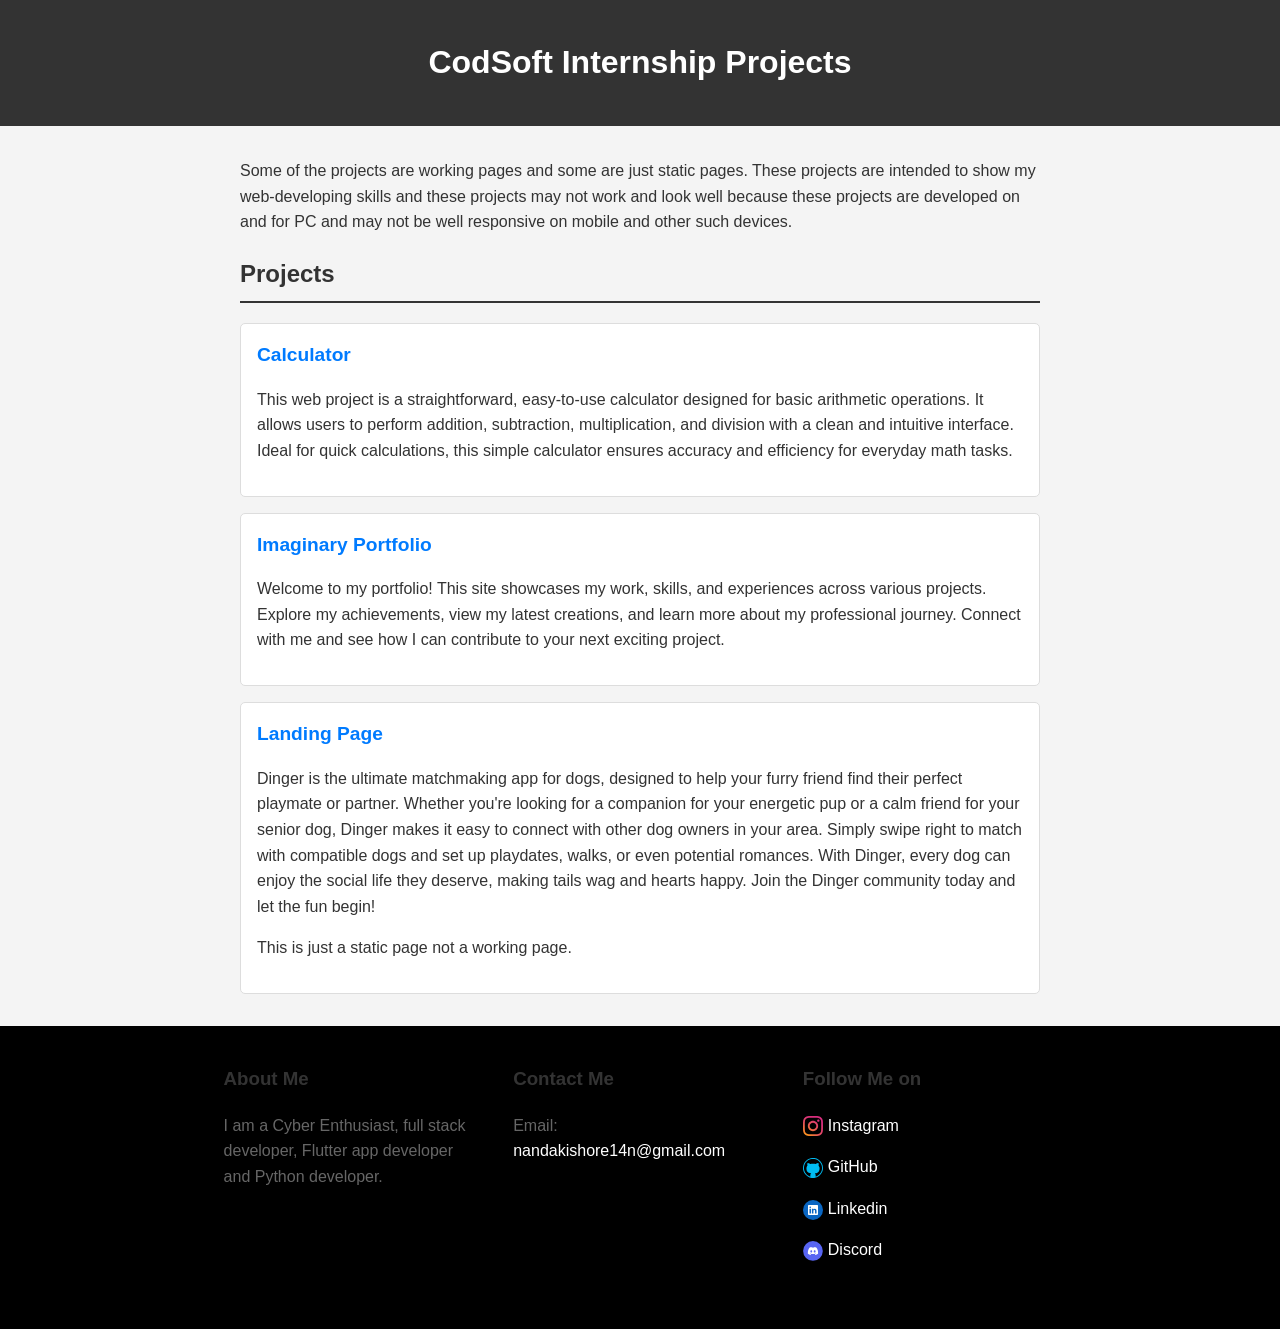
<file: index.html>
<!DOCTYPE html>
<html lang="en">

<head>
    <meta charset="UTF-8">
    <meta name="viewport" content="width=device-width, initial-scale=1.0">
    <title>Main Page</title>
    <link rel="stylesheet" href="style.css">
</head>

<body>
    <header>
        <h1>CodSoft Internship Projects</h1>
    </header>

    <main>
        <section>
            <p>Some of the projects are working pages and some are just static pages. These projects are intended to
                show my web-developing skills and these projects may not work and look well because these projects are
                developed on and for PC and may not be well responsive on mobile and other such devices.</p>
        </section>

        <section>
            <h2>Projects</h2>

            <div class="project">
                <a href="./Calculator/calculator.html">Calculator</a>
                <p>This web project is a straightforward, easy-to-use calculator designed for basic arithmetic
                    operations. It allows users to perform addition, subtraction, multiplication, and division with a
                    clean and intuitive interface. Ideal for quick calculations, this simple calculator ensures accuracy
                    and efficiency for everyday math tasks.</p>
            </div>

            <div class="project">
                <a href="./Imaginary portfolio/portfolio.html">Imaginary Portfolio</a>
                <p>Welcome to my portfolio! This site showcases my work, skills, and experiences across various
                    projects. Explore my achievements, view my latest creations, and learn more about my professional
                    journey. Connect with me and see how I can contribute to your next exciting project.</p>
            </div>

            <div class="project">
                <a href="./Landing Page/doglandingpage.html">Landing Page</a>
                <p>Dinger is the ultimate matchmaking app for dogs, designed to help your furry friend find their
                    perfect playmate or partner. Whether you're looking for a companion for your energetic pup or a calm
                    friend for your senior dog, Dinger makes it easy to connect with other dog owners in your area.
                    Simply swipe right to match with compatible dogs and set up playdates, walks, or even potential
                    romances. With Dinger, every dog can enjoy the social life they deserve, making tails wag and hearts
                    happy. Join the Dinger community today and let the fun begin!</p>
                <p>This is just a static page not a working page.</p>
            </div>
        </section>
    </main>

    <footer>
        <div class="footer-container">
            <div class="footer-section about-me">
                <h3>About Me</h3>
                <p>I am a Cyber Enthusiast, full stack developer, Flutter app developer and Python developer.</p>
            </div>

            <div class="footer-section contact-me">
                <h3>Contact Me</h3>
                <p>Email: <a href="mailto:nandakishore14n@gmail.com">nandakishore14n@gmail.com</a></p>
            </div>

            <div class="footer-section follow-me">
                <h3>Follow Me on</h3>
                <p><a href="https://www.instagram.com/kishore__1422/"><img src="images/instagram.svg"
                            alt="instagramlogo" class="logos">Instagram</a></p>
                <p><a href="https://github.com/kishore1422"><img src="images/github-code-source.svg" alt="Githublogo"
                            class="logos">GitHub</a></p>
                <p><a
                        href="https://www.linkedin.com/in/nanda-kishore-avulamanda-b001232b0?utm_source=share&utm_campaign=share_via&utm_content=profile&utm_medium=android_app"><img
                            src="images/linkedin.svg" alt="linkedin lodo" class="logos">Linkedin</a></p>
                <p><a href="https://discord.com/users/nandakishore5312"><img src="images/discord (1).svg"
                            alt="Discordlogo" class="logos">Discord</a></p>
            </div>
        </div>
    </footer>

</body>

</html>
</file>
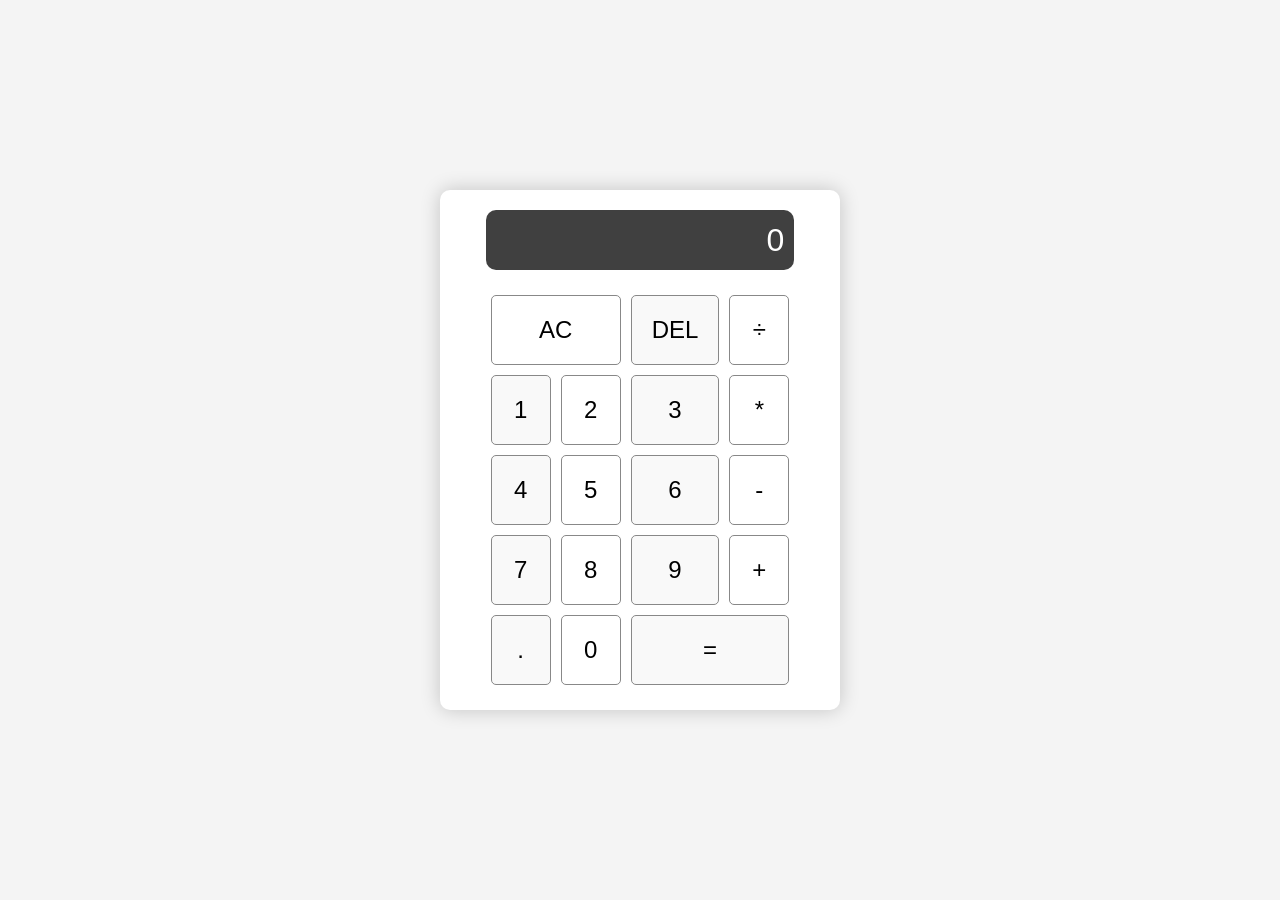
<file: Calculator/index.html>
<!DOCTYPE html>
<html lang="en">
<head>
  <meta charset="UTF-8">
  <meta name="viewport" content="width=device-width, initial-scale=1.0">
  <title>Calculator</title>
  <link rel="stylesheet" href="style.css">
</head>
<body>
  <div class="calculator">
    <div class="display">
      <div id="previous-operand" class="previous-operand"></div>
      <div id="current-operand" class="current-operand">0</div>
    </div>
    <button class="span-two" onclick="clearDisplay()">AC</button>
    <button onclick="deleteNumber()">DEL</button>
    <button onclick="chooseOperation('/')">÷</button>
    <button onclick="appendNumber('1')">1</button>
    <button onclick="appendNumber('2')">2</button>
    <button onclick="appendNumber('3')">3</button>
    <button onclick="chooseOperation('*')">*</button>
    <button onclick="appendNumber('4')">4</button>
    <button onclick="appendNumber('5')">5</button>
    <button onclick="appendNumber('6')">6</button>
    <button onclick="chooseOperation('-')">-</button>
    <button onclick="appendNumber('7')">7</button>
    <button onclick="appendNumber('8')">8</button>
    <button onclick="appendNumber('9')">9</button>
    <button onclick="chooseOperation('+')">+</button>
    <button onclick="appendNumber('.')">.</button>
    <button onclick="appendNumber('0')">0</button>
    <button class="span-two" onclick="compute()">=</button>
  </div>
  <script src="index.js"></script>
</body>
</html>
</file>
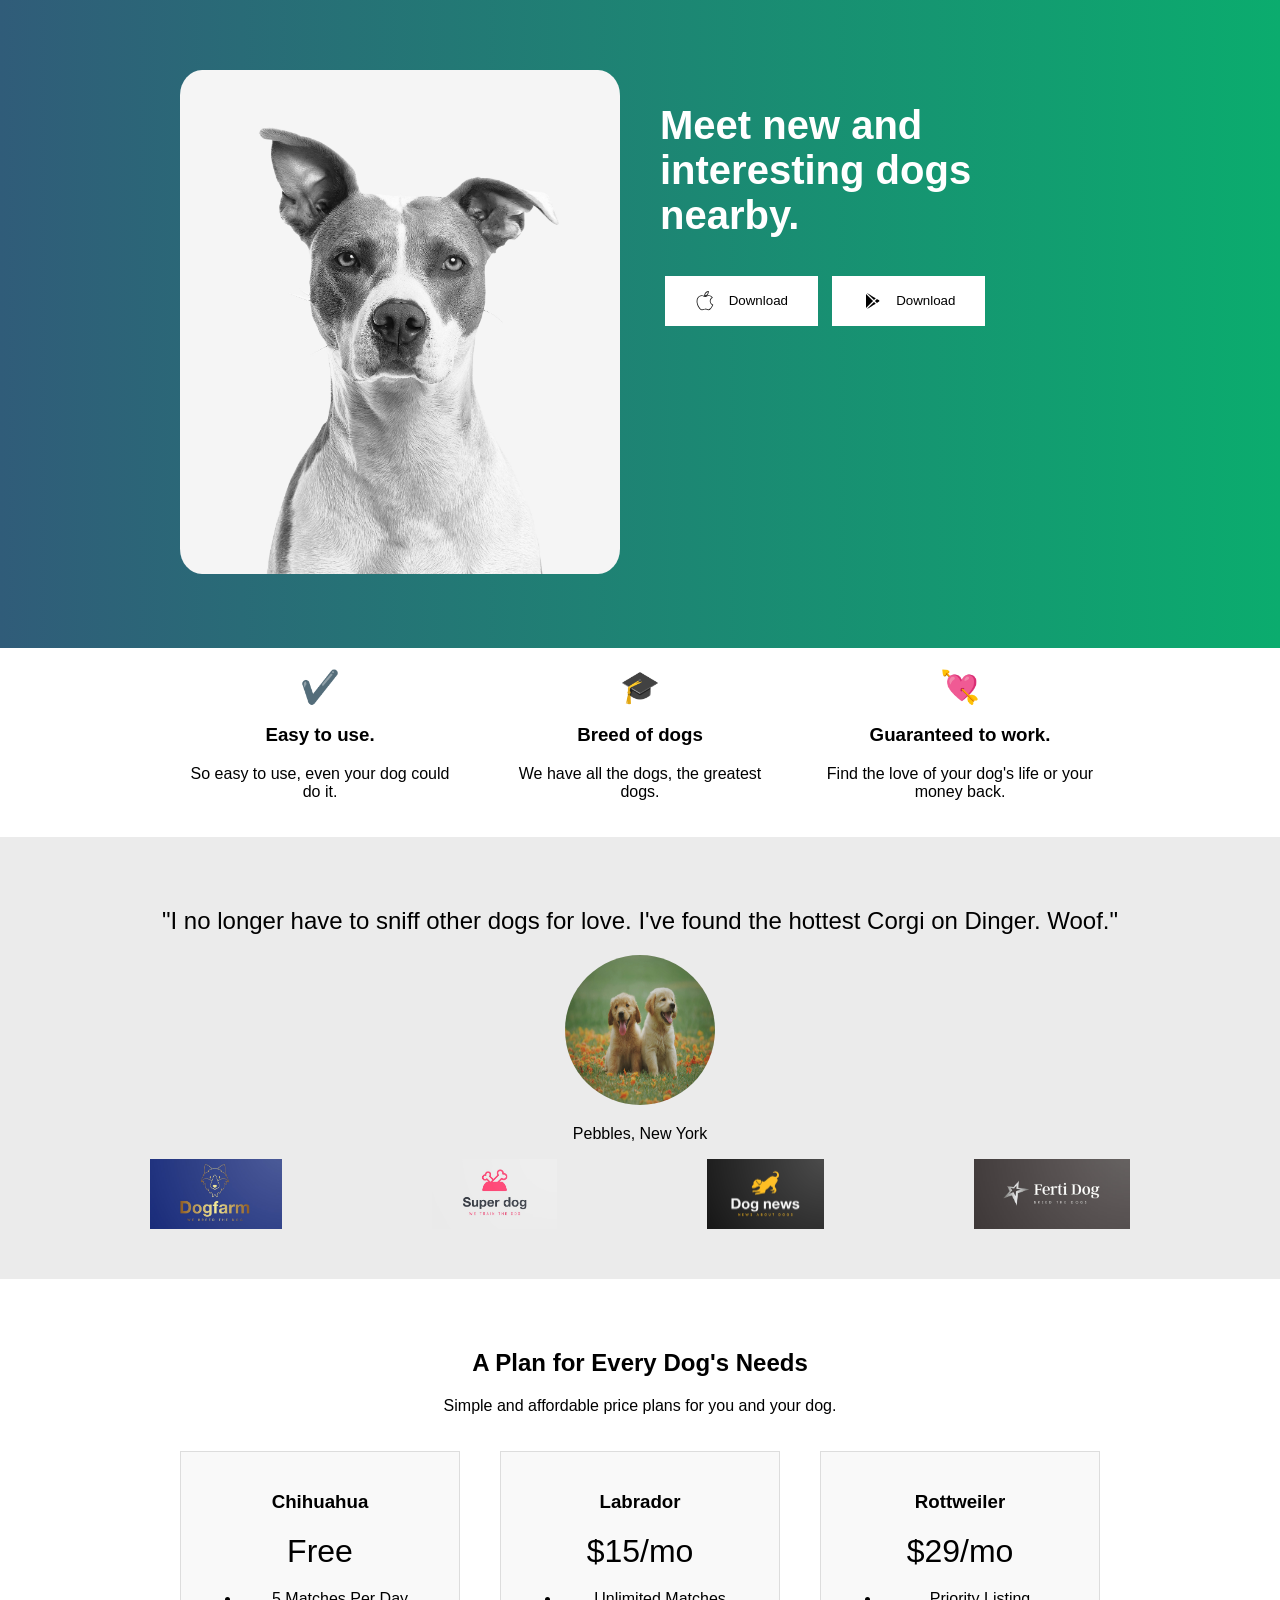
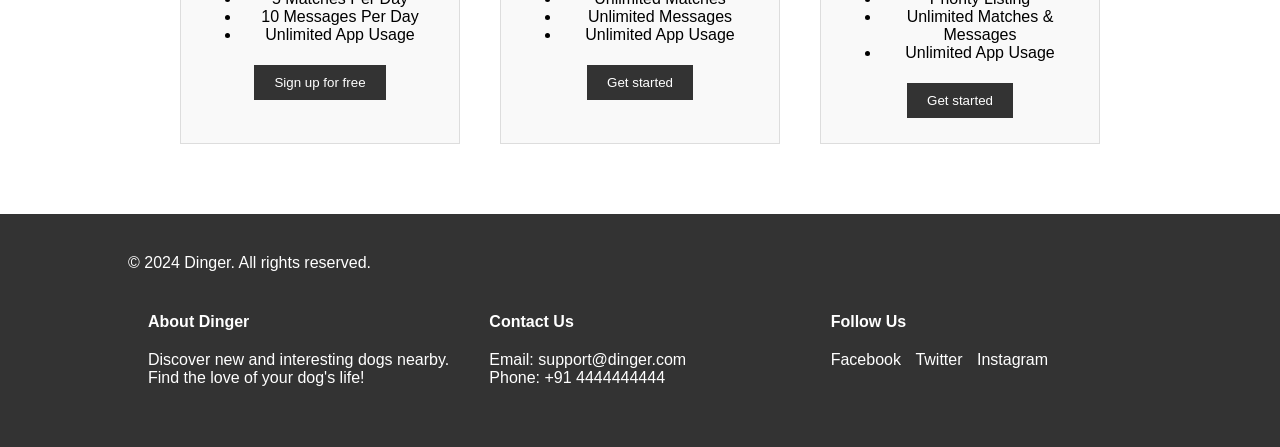
<file: Landing Page/index.html>
<!DOCTYPE html>
<html lang="en">
<head>
  <meta charset="UTF-8">
  <meta name="viewport" content="width=device-width">
  <title>Dinger</title>
  <link rel="stylesheet" href="style.css">
</head>
<body>
  <section id="title" class="gradient-background">
    <div class="container">
      <div class="row">
        <div class="col image-container">
          <img src="images/dog.jpg" alt="dog-image" class="responsive-image">
        </div>
        <div class="col text-container">
          <h1>Meet new and interesting dogs nearby.</h1>
          <div class="button-group">
            <button class="btn apple"><img src="images/applelogo.svg" alt="Apple"> Download</button>
            <button class="btn google"><img src="images/icons8-google-play.svg" alt="Google Play"> Download</button>
          </div>
        </div>
      </div>
    </div>
  </section>
  <section id="features">
    <div class="container">
      <div class="row">
        <div class="col feature">
          <div class="icon">✔️</div>
          <h3>Easy to use.</h3>
          <p>So easy to use, even your dog could do it.</p>
        </div>
        <div class="col feature">
          <div class="icon">🎓</div>
          <h3>Breed of dogs</h3>
          <p>We have all the dogs, the greatest dogs.</p>
        </div>
        <div class="col feature">
          <div class="icon">💘</div>
          <h3>Guaranteed to work.</h3>
          <p>Find the love of your dog's life or your money back.</p>
        </div>
      </div>
    </div>
  </section>
  <section id="testimonial">
    <div class="container text-center">
      <blockquote>"I no longer have to sniff other dogs for love. I've found the hottest Corgi on Dinger. Woof."</blockquote>
      <img src="images/dog12.jpeg" alt="dog image" class="profile-img">
      <p>Pebbles, New York</p>
    </div>
    <div class=" containerlogo logos">
      <img src="images/dogfarm.jpeg" alt="Dogfarm">
      <img src="images/superdog.jpeg" alt="Superdog">
      <img src="images/dognews.jpeg" alt="Dog News ">
      <img src="images/fertidog.jpeg" alt="Ferti-Dog">
    </div>
  </section>
  <section id="pricing">
    <div class="container">
      <h2 class="text-center">A Plan for Every Dog's Needs</h2>
      <p class="text-center">Simple and affordable price plans for you and your dog.</p>
      <div class="row">
        <div class="col pricing-plan">
          <h3>Chihuahua</h3>
          <p class="price">Free</p>
          <ul>
            <li>5 Matches Per Day</li>
            <li>10 Messages Per Day</li>
            <li>Unlimited App Usage</li>
          </ul>
          <button class="btn">Sign up for free</button>
        </div>
        <div class="col pricing-plan">
          <h3>Labrador</h3>
          <p class="price">$15/mo</p>
          <ul>
            <li>Unlimited Matches</li>
            <li>Unlimited Messages</li>
            <li>Unlimited App Usage</li>
          </ul>
          <button class="btn">Get started</button>
        </div>
        <div class="col pricing-plan">
          <h3>Rottweiler</h3>
          <p class="price">$29/mo</p>
          <ul>
            <li>Priority Listing</li>
            <li>Unlimited Matches & Messages</li>
            <li>Unlimited App Usage</li>
          </ul>
          <button class="btn">Get started</button>
        </div>
      </div>
    </div>
  </section>


  <footer>
    <div class="container">
      <p>&copy; 2024 Dinger. All rights reserved.</p>
    </div>
    <div class="container">
      <div class="row">
        <div class="col">
          <h4>About Dinger</h4>
          <p>Discover new and interesting dogs nearby. Find the love of your dog's life!</p>
        </div>
        <div class="col">
          <h4>Contact Us</h4>
          <p>Email: support@dinger.com</p>
          <p>Phone: +91 4444444444</p>
        </div>
        <div class="col">
          <h4>Follow Us</h4>
          <ul class="social-links">
            <li><a href="">Facebook</a></li>
            <li><a href="">Twitter</a></li>
            <li><a href="">Instagram</a></li>
          </ul>
        </div>
      </div>
    </div>
  </footer>

</body>
</html>
</file>
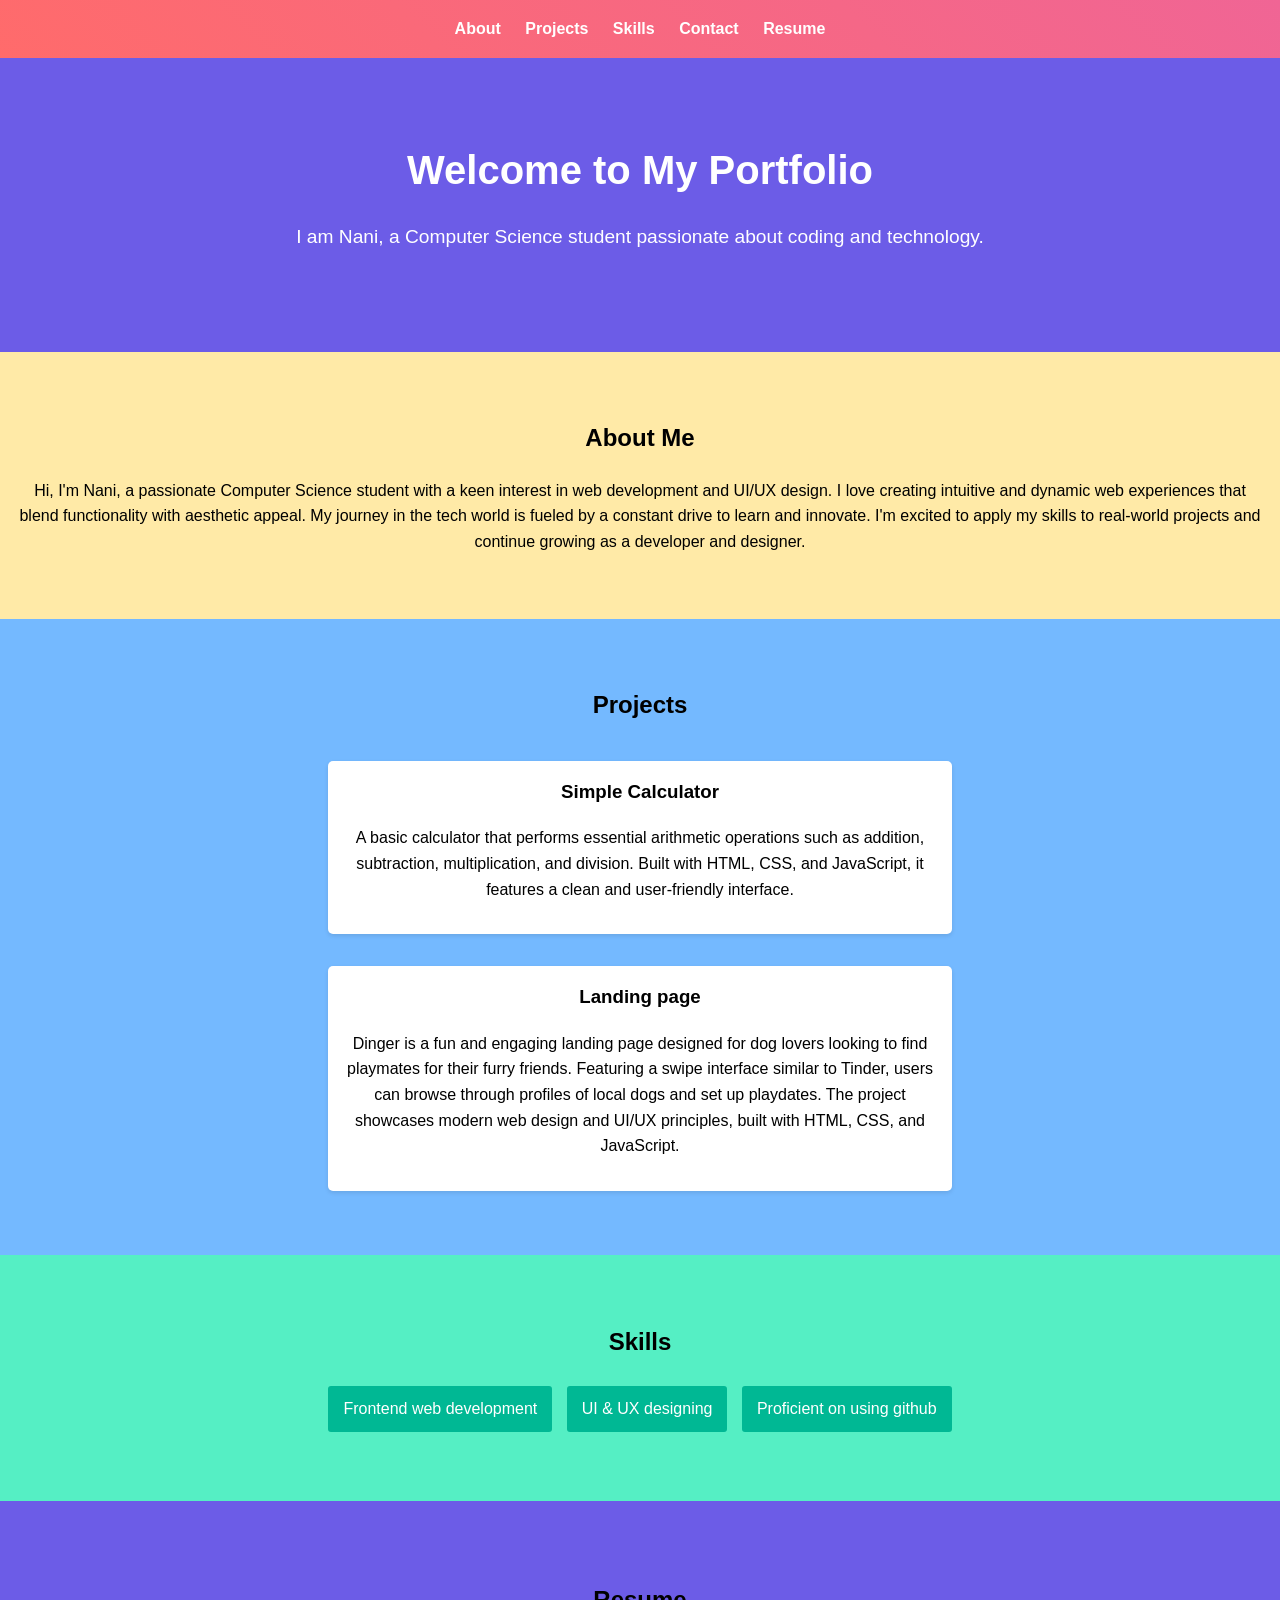
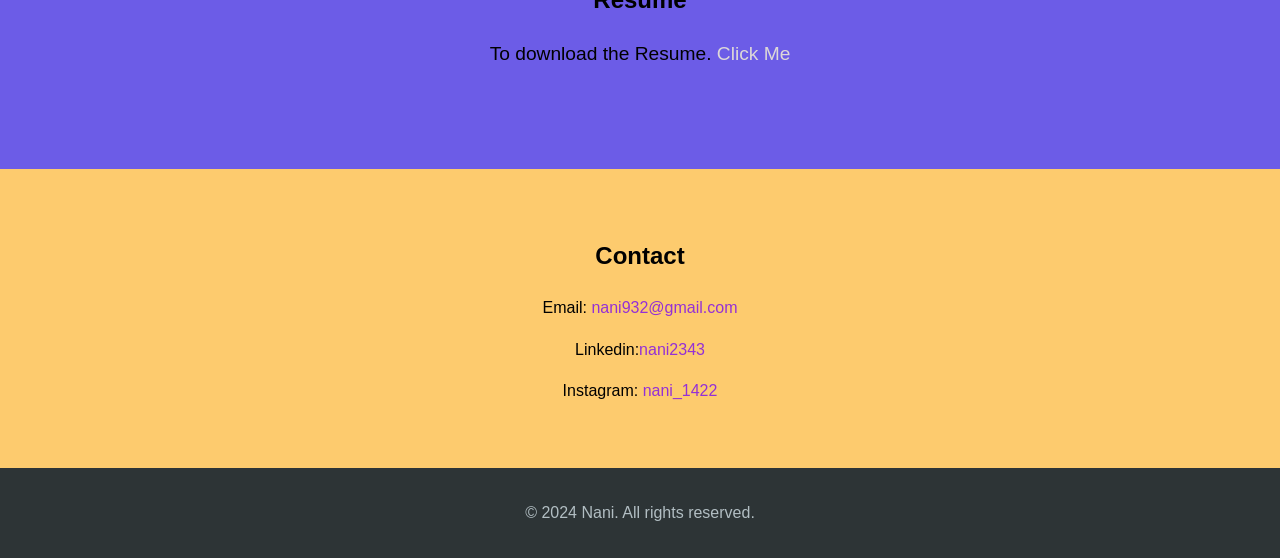
<file: Imaginary portfolio/portfolio.html>
<!DOCTYPE html>
<html lang="en">

<head>
    <meta charset="UTF-8">
    <meta name="viewport" content="width=device-width, initial-scale=1.0">
    <title>My Portfolio</title>
    <link rel="stylesheet" href="portfolio.css">
</head>

<body>
    <header>
        <nav>
            <ul>
                <li><a href="#about">About</a></li>
                <li><a href="#projects">Projects</a></li>
                <li><a href="#skills">Skills</a></li>
                <li><a href="#contact">Contact</a></li>
                <li><a href="#resume">Resume</a></li>
            </ul>
        </nav>
    </header>
    <section id="hero">
        <h1>Welcome to My Portfolio</h1>
        <p>I am Nani, a Computer Science student passionate about coding and technology.</p>
    </section>
    <section id="about">
        <h2>About Me</h2>
        <p>Hi, I'm Nani, a passionate Computer Science student with a keen interest in web development and UI/UX
            design. I love creating intuitive and dynamic web experiences that blend functionality with aesthetic
            appeal. My journey in the tech world is fueled by a constant drive to learn and innovate. I'm excited to
            apply my skills to real-world projects and continue growing as a developer and designer.</p>
    </section>
    <section id="projects">
        <h2>Projects</h2>
        <div class="project-card">
            <h3>Simple Calculator</h3>
            <p>A basic calculator that performs essential arithmetic operations such as addition, subtraction,
                multiplication, and division. Built with HTML, CSS, and JavaScript, it features a clean and
                user-friendly interface.</p>
        </div>
        <div class="project-card">
            <h3>Landing page </h3>
            <p>Dinger is a fun and engaging landing page designed for dog lovers looking to find playmates for their
                furry friends. Featuring a swipe interface similar to Tinder, users can browse through profiles of local
                dogs and set up playdates. The project showcases modern web design and UI/UX principles, built with
                HTML, CSS, and JavaScript.</p>
        </div>
    </section>
    <section id="skills">
        <h2>Skills</h2>
        <ul>
            <li>Frontend web development</li>
            <li>UI & UX designing </li>
            <li>Proficient on using github </li>
        </ul>
    </section>
    <section id="resume">
        <h2>Resume</h2>
        <p>To download the Resume.<a href="#"> Click Me</a></p>
    </section>
    <section id="contact">
        <h2>Contact</h2>
        <p>Email: <a href="#">nani932@gmail.com</a></p>
        <p>Linkedin:<a href="#">nani2343</a></p>
        <p>Instagram: <a href="#">nani_1422</a></p>
    </section>
    <footer>
        <p>&copy; 2024 Nani. All rights reserved.</p>
    </footer>
</body>

</html>
</file>
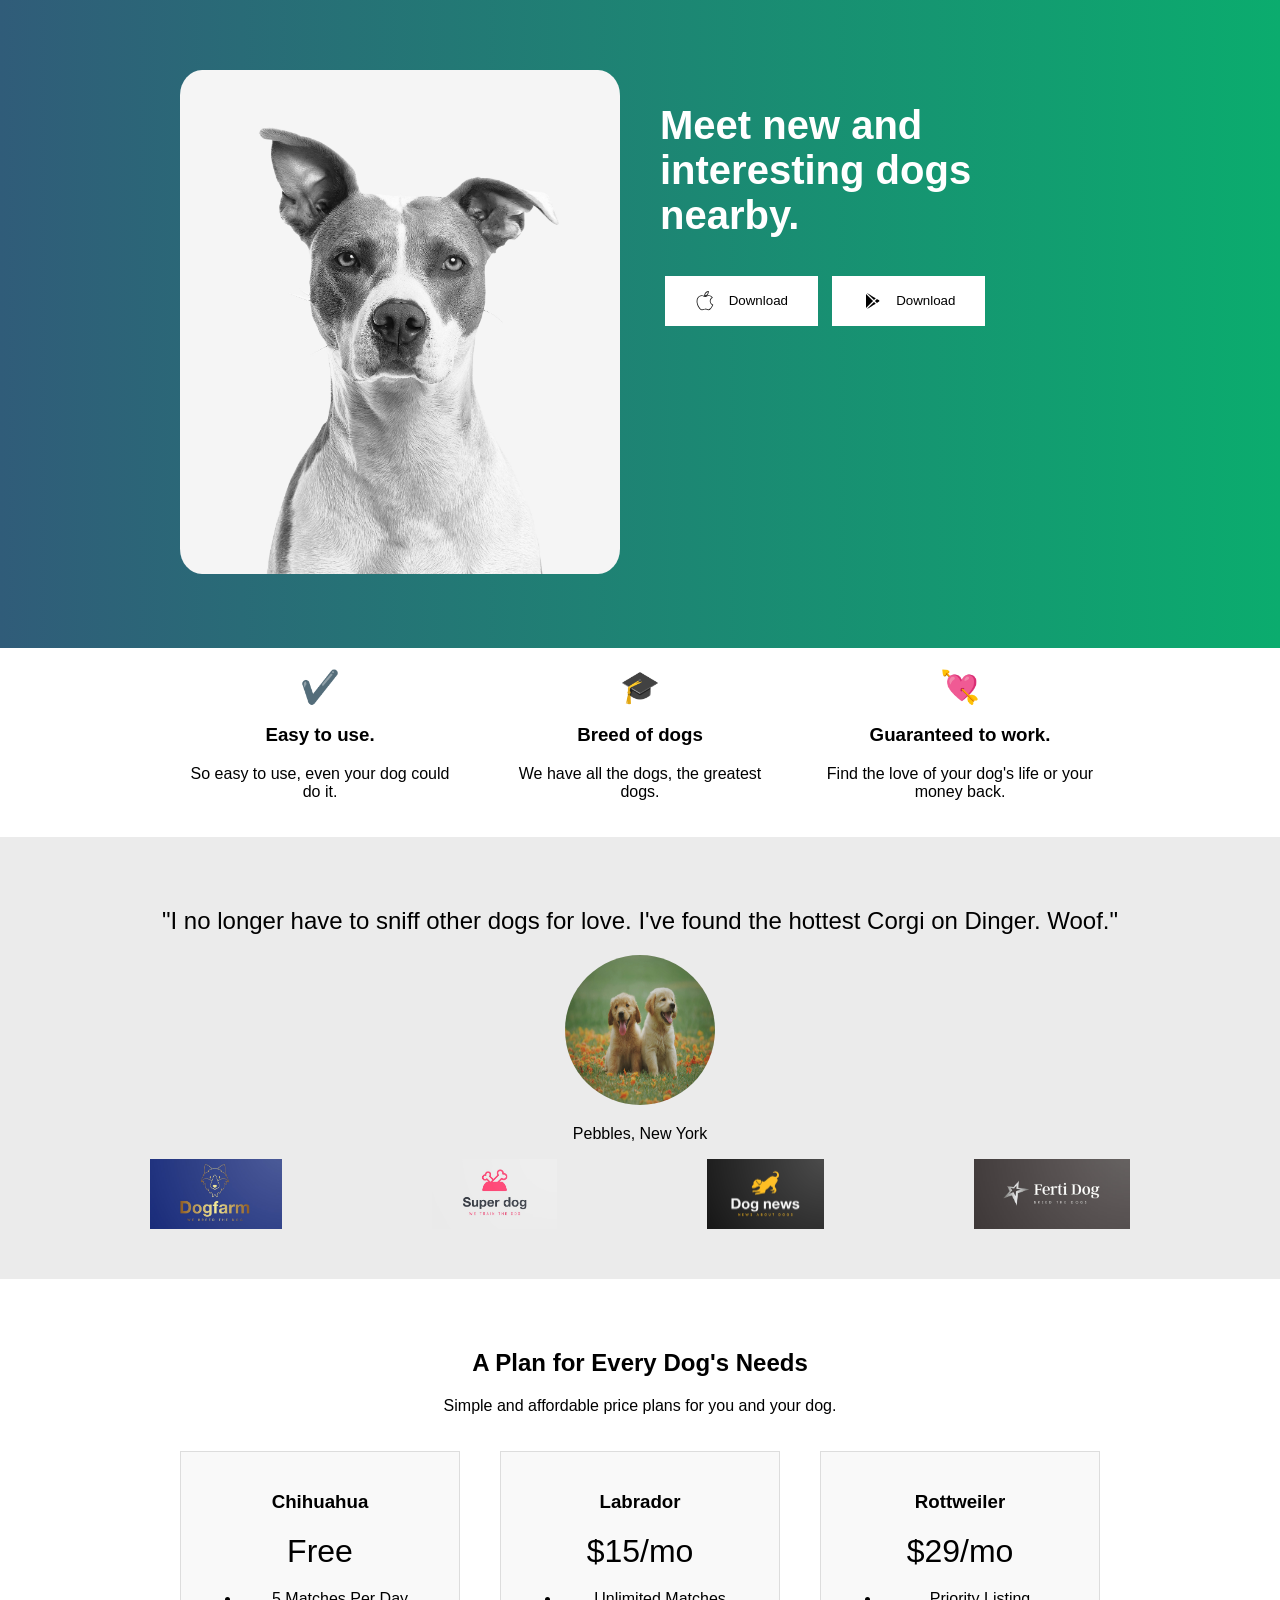
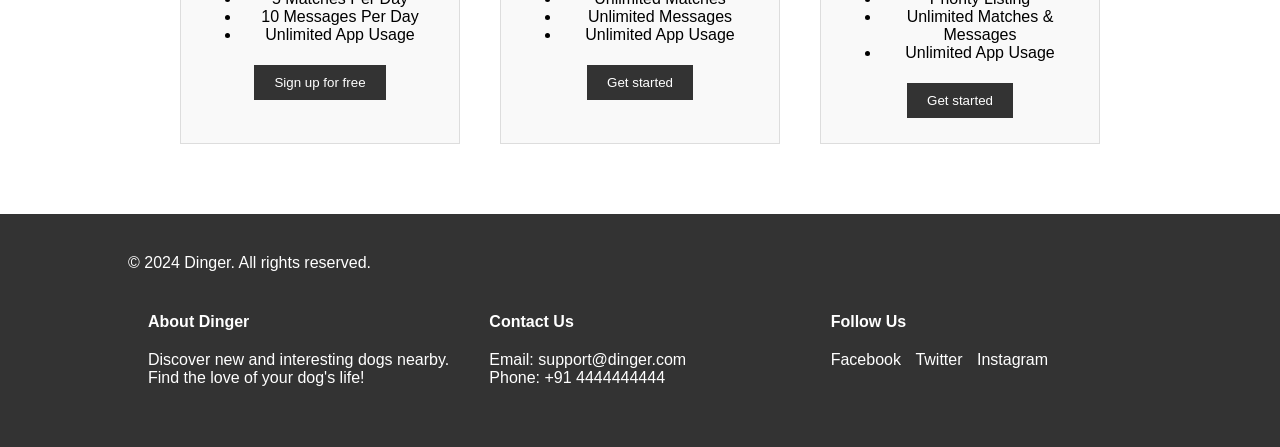
<file: Landing Page/doglandingpage.html>
<!DOCTYPE html>
<html lang="en">
<head>
  <meta charset="UTF-8">
  <meta name="viewport" content="width=device-width, initial-scale=1.0">
  <title>Dinger</title>
  <link rel="stylesheet" href="dogstyle.css"> 
</head>
<body>
  <section id="title" class="gradient-background">
    <div class="container">
      <div class="row">
        <div class="col image-container">
          <img src="images/dog.jpg" alt="dog-image" class="responsive-image">
        </div>
        <div class="col text-container">
          <h1>Meet new and interesting dogs nearby.</h1>
          <div class="button-group">
            <button class="btn apple"><img src="images/applelogo.svg" alt="Apple"> Download</button>
            <button class="btn google"><img src="images/icons8-google-play.svg" alt="Google Play"> Download</button>
          </div>
        </div>
      </div>
    </div>
  </section>
  <section id="features">
    <div class="container">
      <div class="row">
        <div class="col feature">
          <div class="icon">✔️</div>
          <h3>Easy to use.</h3>
          <p>So easy to use, even your dog could do it.</p>
        </div>
        <div class="col feature">
          <div class="icon">🎓</div>
          <h3>Breed of dogs</h3>
          <p>We have all the dogs, the greatest dogs.</p>
        </div>
        <div class="col feature">
          <div class="icon">💘</div>
          <h3>Guaranteed to work.</h3>
          <p>Find the love of your dog's life or your money back.</p>
        </div>
      </div>
    </div>
  </section>
  <section id="testimonial">
    <div class="container text-center">
      <blockquote>"I no longer have to sniff other dogs for love. I've found the hottest Corgi on Dinger. Woof."</blockquote>
      <img src="images/dog12.jpeg" alt="dog image" class="profile-img">
      <p>Pebbles, New York</p>
    </div>
    <div class=" containerlogo logos">
      <img src="images/dogfarm.jpeg" alt="Dogfarm">
      <img src="images/superdog.jpeg" alt="Superdog">
      <img src="images/dognews.jpeg" alt="Dog News ">
      <img src="images/fertidog.jpeg" alt="Ferti-Dog">
    </div>
  </section>
  <section id="pricing">
    <div class="container">
      <h2 class="text-center">A Plan for Every Dog's Needs</h2>
      <p class="text-center">Simple and affordable price plans for you and your dog.</p>
      <div class="row">
        <div class="col pricing-plan">
          <h3>Chihuahua</h3>
          <p class="price">Free</p>
          <ul>
            <li>5 Matches Per Day</li>
            <li>10 Messages Per Day</li>
            <li>Unlimited App Usage</li>
          </ul>
          <button class="btn">Sign up for free</button>
        </div>
        <div class="col pricing-plan">
          <h3>Labrador</h3>
          <p class="price">$15/mo</p>
          <ul>
            <li>Unlimited Matches</li>
            <li>Unlimited Messages</li>
            <li>Unlimited App Usage</li>
          </ul>
          <button class="btn">Get started</button>
        </div>
        <div class="col pricing-plan">
          <h3>Rottweiler</h3>
          <p class="price">$29/mo</p>
          <ul>
            <li>Priority Listing</li>
            <li>Unlimited Matches & Messages</li>
            <li>Unlimited App Usage</li>
          </ul>
          <button class="btn">Get started</button>
        </div>
      </div>
    </div>
  </section>


  <footer>
    <div class="container">
      <p>&copy; 2024 Dinger. All rights reserved.</p>
    </div>
    <div class="container">
      <div class="row">
        <div class="col">
          <h4>About Dinger</h4>
          <p>Discover new and interesting dogs nearby. Find the love of your dog's life!</p>
        </div>
        <div class="col">
          <h4>Contact Us</h4>
          <p>Email: support@dinger.com</p>
          <p>Phone: +91 4444444444</p>
        </div>
        <div class="col">
          <h4>Follow Us</h4>
          <ul class="social-links">
            <li><a href="">Facebook</a></li>
            <li><a href="">Twitter</a></li>
            <li><a href="">Instagram</a></li>
          </ul>
        </div>
      </div>
    </div>
  </footer>

</body>
</html>
</file>
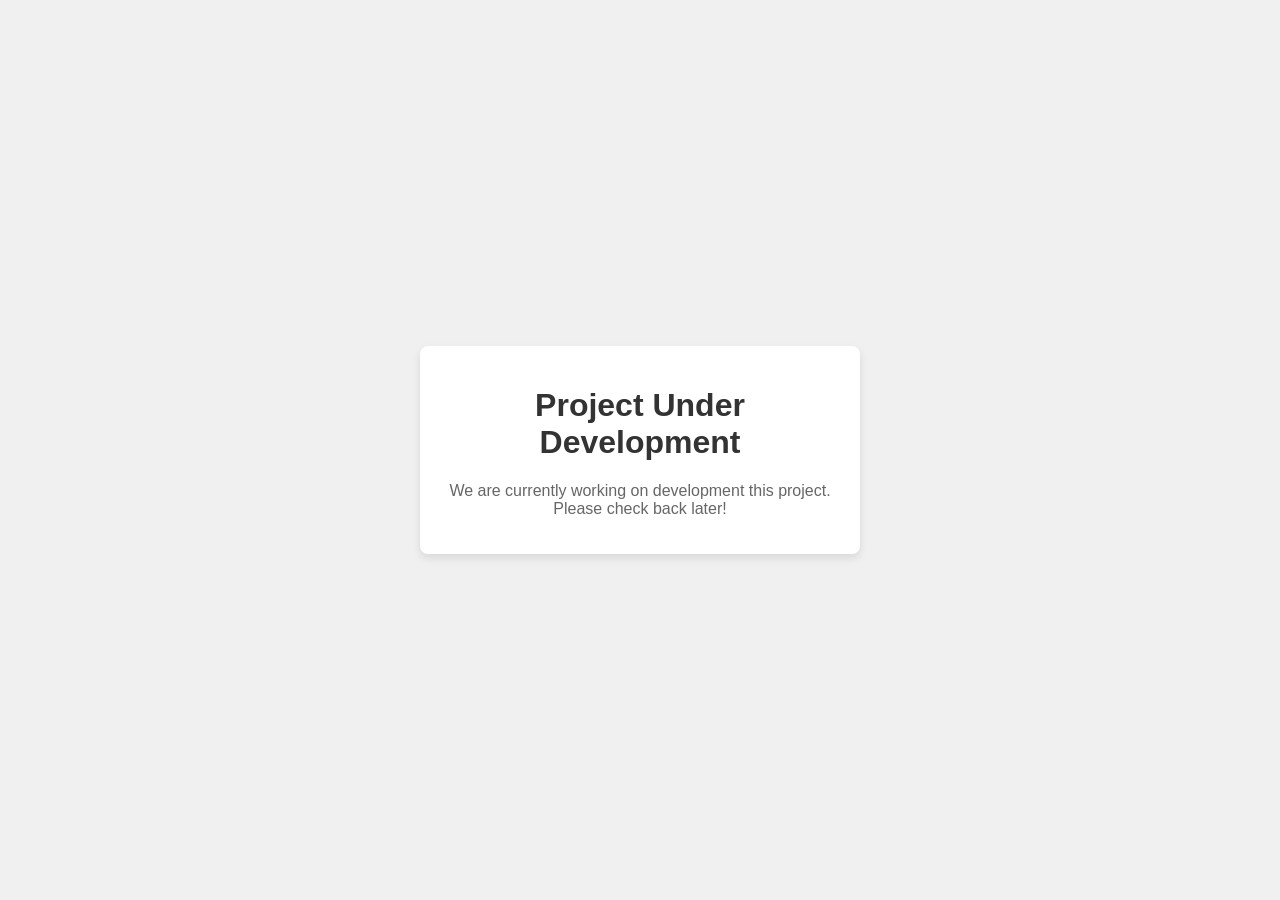
<file: underdevelopment/dev.html>
<!DOCTYPE html>
<html lang="en">
<head>
    <meta charset="UTF-8">
    <meta name="viewport" content="width=device-width, initial-scale=1.0">
    <title>Project Under Deployment</title>
    <link rel="stylesheet" href="dev.css">
</head>
<body>
    <div class="container">
        <h1>Project Under Development</h1>
        <p>We are currently working on development this project. Please check back later!</p>
    </div>
</body>
</html>
</file>
<file: style.css>
body {
    font-family: Arial, sans-serif;
    line-height: 1.6;
    margin: 0;
    padding: 0;
    background-color: #f4f4f4;
    color: #333;
}

header {
    background: #333;
    color: #fff;
    padding: 1rem 0;
    text-align: center;
}

main {
    padding: 1rem;
    max-width: 800px;
    margin: auto;
}

h2 {
    border-bottom: 2px solid #333;
    padding-bottom: 0.5rem;
}

.project {
    background: #fff;
    margin: 1rem 0;
    padding: 1rem;
    border: 1px solid #ddd;
    border-radius: 5px;
}

.project a {
    font-size: 1.2rem;
    color: #007BFF;
    text-decoration: none;
    font-weight: bold;
}

.project a:hover {
    text-decoration: underline;
}

footer {
    background: #333;
    color: #fff;
    padding: 1rem 0;
    display: flex;
    justify-content: space-around;
    flex-wrap: wrap;
}

.footer-section {
    flex: 1;
    margin: 0.5rem;
    min-width: 200px;
}

footer h3 {
    margin-top: 0;
}

footer a {
    color: #fff;
    text-decoration: none;
}

footer a:hover {
    text-decoration: underline;
}

  footer {
    background-color: #000000;
    padding: 20px;
    text-align: center;
}

.footer-section {
    margin-bottom: 20px;
}
.footer-container {
    display: flex;
    flex-wrap: wrap;
    justify-content: center;
}
.footer-section {
    flex: 1;
    text-align: left;
    max-width: 300px;
    padding: 10px;
}

.footer-section h3 {
    color: #333;
}

.footer-section p {
    color: #666;
}

.logos {
    width: 20px;
    height: 20px;
    vertical-align: middle;
    margin-right: 5px;
}

@media (max-width: 768px) {
    .footer-section {
        max-width: 100%;
    }
}
</file>
<file: Calculator/style.css>
* {
  box-sizing: border-box;
}

body {
  display: flex;
  justify-content: center;
  align-items: center;
  height: 100vh;
  background-color: #f4f4f4;
  margin: 0;
  font-family: Arial, sans-serif;
}

.calculator {
  display: grid;
  justify-content: center;
  align-content: center;
  width: 400px;
  max-width: 100%;
  background-color: #fff;
  border-radius: 10px;
  box-shadow: 0px 0px 20px rgba(0, 0, 0, 0.2);
  padding: 20px;
}

.display {
  grid-column: span 4;
  background-color: rgba(0, 0, 0, 0.75);
  color: white;
  display: flex;
  flex-direction: column;
  justify-content: space-around;
  align-items: flex-end;
  padding: 10px;
  word-wrap: break-word;
  word-break: break-all;
  border-radius: 10px;
  margin-bottom: 20px;
  min-height: 60px;
  font-size: 2rem;
}

.previous-operand {
  color: rgba(255, 255, 255, 0.75);
  font-size: 1.25rem;
}

button {
  cursor: pointer;
  font-size: 1.5rem;
  border: 1px solid #888;
  background-color: #fff;
  outline: none;
  padding: 20px;
  border-radius: 5px;
  margin: 5px;
  min-width: 60px;
  min-height: 60px;
  transition: background-color 0.3s ease;
}

button:hover {
  background-color: #eaeaea;
}

button:active {
  background-color: #d0d0d0;
}

.span-two {
  grid-column: span 2;
}

.calculator > button:nth-child(odd) {
  background-color: #f9f9f9;
}

@media (max-width: 600px) {
  .calculator {
    width: 100%;
    padding: 10px;
  }

  .display {
    font-size: 1.5rem;
    padding: 5px;
    min-height: 40px;
  }

  .previous-operand {
    font-size: 1rem;
  }

  button {
    font-size: 1.25rem;
    padding: 15px;
    min-width: 50px;
    min-height: 50px;
  }
}
</file>
<file: Landing Page/style.css>
body {
  font-family: Arial, sans-serif;
  margin: 0;
  padding: 0;
}
.gradient-background {
  background: linear-gradient(to right, #305c79, #0bac6e);
  color: white;
  padding: 50px 0;
}
.container {
  width: 75%;
  margin: auto;
}
.row {
  display: flex;
  flex-wrap: wrap;
  justify-content: space-around;
}
.col {
  flex: 1;
  padding: 20px;
}
.text-container h1 {
  font-size: 2.5em;
}
.button-group {
  margin-top: 20px;
}
.btn {
  background: white;
  border: none;
  padding: 15px 30px;
  margin: 5px;
  cursor: pointer;
}
.btn.apple img, .btn.google img {
  width: 20px;
  vertical-align: middle;
  margin-right: 10px;
}
.responsive-image {
  max-width: 100%;
  min-width: 20%;
  height: auto;
  border-radius: 5%;
}
#features .feature {
  text-align: center;
}
#features .icon {
  font-size: 2em;
  margin-bottom: 10px;
} section#testimonial {
  background-color: #ebebeb;
  padding: 50px 0;
}
.text-center{
  text-align: center;
}
.logos {
display: flex;
height: 70px;
justify-content: space-evenly;
}
#testimonial blockquote {
  font-size: 1.5em;
  margin: 20px 0;
}
#testimonial .profile-img {
  border-radius: 50%;
  width: 150px;
  height: 150px;
}
#pricing {
  background: #fff;
  padding: 50px 0;
}
#pricing .pricing-plan {
  background: #f9f9f9;
  border: 1px solid #ddd;
  padding: 20px;
  margin: 20px;
  text-align: center;
}
#pricing .pricing-plan .price {
  font-size: 2em;
  margin: 20px 0;
}
#pricing .btn {
  background: #333;
  color: white;
  padding: 10px 20px;
  border: none;
  cursor: pointer;
}
#pricing .btn:hover {
  background: #555;
}
footer {
  background: #333;
  color: white;
  padding: 40px 0;
}
footer .container {
  width: 80%;
  margin: auto;
}
footer .row {
  display: flex;
  flex-wrap: wrap;
  justify-content: space-around;
}
footer .col {
  flex: 1;
  padding: 20px;
}
footer h4 {
  margin-bottom: 20px;
}
footer p, footer ul {
  margin: 0;
  padding: 0;
  list-style: none;
}
footer .social-links li {
  display: inline;
  margin-right: 10px;
}
footer .social-links a {
  color: white;
  text-decoration: none;
}
footer .social-links a:hover {
  text-decoration: underline;
}
footer .text-center {
  text-align: center;
  margin-top: 20px;
}
</file>
<file: Imaginary portfolio/portfolio.css>
/* General Styles */
body {
    font-family: 'Arial', sans-serif;
    line-height: 1.6;
    margin: 0;
    padding: 0;
    box-sizing: border-box;
}

/* Header */
header {
    background: linear-gradient(45deg, #ff6b6b, #f06595);
    color: #fff;
    padding: 1rem 0;
}

header nav ul {
    list-style: none;
    text-align: center;
    margin: 0;
    padding: 0;
}

header nav ul li {
    display: inline;
    margin: 0 10px;
}

header nav ul li a {
    color: #fff;
    text-decoration: none;
    font-weight: bold;
}

/* Hero Section */
#hero {
    background: #6c5ce7;
    color: #fff;
    padding: 5rem 1rem;
    text-align: center;
}

#hero h1 {
    margin: 0 0 20px;
    font-size: 2.5rem;
}

#hero p {
    font-size: 1.2rem;
}

/* About Section */
#about {
    padding: 3rem 1rem;
    background: #ffeaa7;
    text-align: center;
}

#about h2 {
    margin-bottom: 20px;
}

/* Projects Section */
#projects {
    padding: 3rem 1rem;
    background: #74b9ff;
    text-align: center;
}

.project-card {
    background: #fff;
    border-radius: 5px;
    margin: 1rem;
    padding: 1rem;
    box-shadow: 0 2px 4px rgba(0, 0, 0, 0.1);
    display: inline-block;
    width: calc(50% - 2rem);
}

.project-card h3 {
    margin-top: 0;
}

/* Skills Section */
#skills {
    padding: 3rem 1rem;
    background: #55efc4;
    text-align: center;
}

#skills ul {
    list-style: none;
    padding: 0;
}

#skills ul li {
    background: #00b894;
    color: #fff;
    display: inline-block;
    margin: 5px;
    padding: 10px 15px;
    border-radius: 3px;
}
#resume{   
    background: #6c5ce7;
    padding: 5rem 1rem;
    text-align: center;
}
#resume h2 {
    margin: 0 0 20px;
   
}

#resume p {
    font-size: 1.2rem;
}
#resume a {
    color: #ddd8d8;
    text-decoration: none;
}


/* Contact Section */
#contact {
    padding: 3rem 1rem;
    background: #fdcb6e;
    text-align: center;
}

#contact a {
    color: #9430d6;
    text-decoration: none;
}

/* Footer */
footer {
    background: #2d3436;
    color: #b2bec3;
    padding: 1rem 0;
    text-align: center;
}

/* Responsive Styles */
@media (max-width: 768px) {
    .project-card {
        width: calc(100% - 2rem);
    }
}
</file>
<file: Landing Page/dogstyle.css>
body {
  font-family: Arial, sans-serif;
  margin: 0;
  padding: 0;
}
.gradient-background {
  background: linear-gradient(to right, #305c79, #0bac6e);
  color: white;
  padding: 50px 0;
}
.container {
  width: 75%;
  margin: auto;
}
.row {
  display: flex;
  flex-wrap: wrap;
  justify-content: space-around;
}
.col {
  flex: 1;
  padding: 20px;
}
.text-container h1 {
  font-size: 2.5em;
}
.button-group {
  margin-top: 20px;
}
.btn {
  background: white;
  border: none;
  padding: 15px 30px;
  margin: 5px;
  cursor: pointer;
}
.btn.apple img, .btn.google img {
  width: 20px;
  vertical-align: middle;
  margin-right: 10px;
}
.responsive-image {
  max-width: 100%;
  min-width: 20%;
  height: auto;
  border-radius: 5%;
}
#features .feature {
  text-align: center;
}
#features .icon {
  font-size: 2em;
  margin-bottom: 10px;
} section#testimonial {
  background-color: #ebebeb;
  padding: 50px 0;
}
.text-center{
  text-align: center;
}
.logos {
display: flex;
height: 70px;
justify-content: space-evenly;
}
#testimonial blockquote {
  font-size: 1.5em;
  margin: 20px 0;
}
#testimonial .profile-img {
  border-radius: 50%;
  width: 150px;
  height: 150px;
}
#pricing {
  background: #fff;
  padding: 50px 0;
}
#pricing .pricing-plan {
  background: #f9f9f9;
  border: 1px solid #ddd;
  padding: 20px;
  margin: 20px;
  text-align: center;
}
#pricing .pricing-plan .price {
  font-size: 2em;
  margin: 20px 0;
}
#pricing .btn {
  background: #333;
  color: white;
  padding: 10px 20px;
  border: none;
  cursor: pointer;
}
#pricing .btn:hover {
  background: #555;
}
footer {
  background: #333;
  color: white;
  padding: 40px 0;
}
footer .container {
  width: 80%;
  margin: auto;
}
footer .row {
  display: flex;
  flex-wrap: wrap;
  justify-content: space-around;
}
footer .col {
  flex: 1;
  padding: 20px;
}
footer h4 {
  margin-bottom: 20px;
}
footer p, footer ul {
  margin: 0;
  padding: 0;
  list-style: none;
}
footer .social-links li {
  display: inline;
  margin-right: 10px;
}
footer .social-links a {
  color: white;
  text-decoration: none;
}
footer .social-links a:hover {
  text-decoration: underline;
}
footer .text-center {
  text-align: center;
  margin-top: 20px;
}
</file>
<file: underdevelopment/dev.css>
body {
    font-family: Arial, sans-serif;
    background-color: #f0f0f0;
    display: flex;
    justify-content: center;
    align-items: center;
    height: 100vh;
    margin: 0;
}

.container {
    text-align: center;
    padding: 20px;
    background-color: #fff;
    border-radius: 8px;
    box-shadow: 0 4px 8px rgba(0, 0, 0, 0.1);
    max-width: 400px;
    width: 90%;
}

h1 {
    color: #333;
}

p {
    color: #666;
}
</file>
